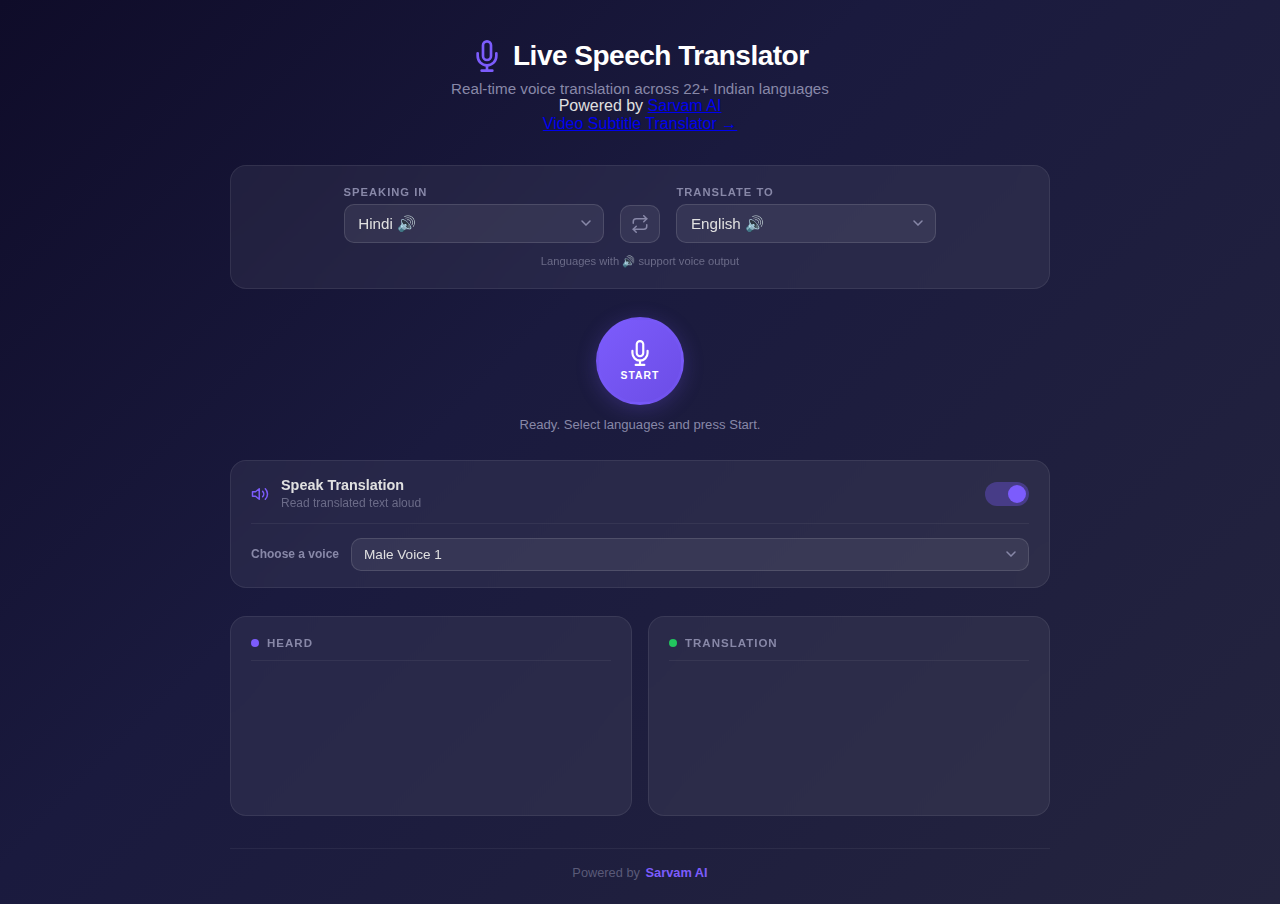
<file: static/index.html>
<!DOCTYPE html>
<html lang="en">
<head>
    <meta charset="UTF-8">
    <meta name="viewport" content="width=device-width, initial-scale=1.0">
    <title>Live Speech Translator</title>
    <link rel="icon" href="data:image/svg+xml,<svg xmlns='http://www.w3.org/2000/svg' viewBox='0 0 100 100'><text y='.9em' font-size='90'>🎙️</text></svg>">
    <link rel="preconnect" href="https://fonts.googleapis.com">
    <link rel="preconnect" href="https://fonts.gstatic.com" crossorigin>
    <link href="https://fonts.googleapis.com/css2?family=Inter:wght@400;500;600;700&display=swap" rel="stylesheet">
    <link rel="stylesheet" href="/static/style.css">
</head>
<body>
    <div class="container">
        <header class="header">
            <div class="logo">
                <svg class="logo-icon" viewBox="0 0 24 24" fill="none" stroke="currentColor" stroke-width="2" stroke-linecap="round" stroke-linejoin="round">
                    <path d="M12 1a3 3 0 0 0-3 3v8a3 3 0 0 0 6 0V4a3 3 0 0 0-3-3z"/>
                    <path d="M19 10v2a7 7 0 0 1-14 0v-2"/>
                    <line x1="12" y1="19" x2="12" y2="23"/>
                    <line x1="8" y1="23" x2="16" y2="23"/>
                </svg>
                <h1>Live Speech Translator</h1>
            </div>
            <p class="subtitle">Real-time voice translation across 22+ Indian languages</p>
            <p class="powered-by">Powered by <a href="https://www.sarvam.ai" target="_blank" rel="noopener noreferrer">Sarvam AI</a></p>
            <a href="/subtitles" class="nav-link">Video Subtitle Translator &rarr;</a>
        </header>

        <div class="card controls-card">
            <div class="controls">
                <div class="language-select">
                    <label for="source-lang">Speaking in</label>
                    <select id="source-lang"></select>
                </div>
                <button class="swap-btn" id="swap-languages" title="Swap languages">
                    <svg width="18" height="18" viewBox="0 0 24 24" fill="none" stroke="currentColor" stroke-width="2" stroke-linecap="round" stroke-linejoin="round">
                        <polyline points="17 1 21 5 17 9"/>
                        <path d="M3 11V9a4 4 0 0 1 4-4h14"/>
                        <polyline points="7 23 3 19 7 15"/>
                        <path d="M21 13v2a4 4 0 0 1-4 4H3"/>
                    </svg>
                </button>
                <div class="language-select">
                    <label for="target-lang">Translate to</label>
                    <select id="target-lang"></select>
                </div>
            </div>
            <div class="controls-hint">Languages with <span class="hint-icon">🔊</span> support voice output</div>
        </div>

        <div class="mic-section">
            <button id="mic-btn" class="mic-button" disabled>
                <svg class="mic-svg" width="24" height="24" viewBox="0 0 24 24" fill="none" stroke="currentColor" stroke-width="2" stroke-linecap="round" stroke-linejoin="round">
                    <path d="M12 1a3 3 0 0 0-3 3v8a3 3 0 0 0 6 0V4a3 3 0 0 0-3-3z"/>
                    <path d="M19 10v2a7 7 0 0 1-14 0v-2"/>
                    <line x1="12" y1="19" x2="12" y2="23"/>
                    <line x1="8" y1="23" x2="16" y2="23"/>
                </svg>
                <span class="mic-label">Start</span>
            </button>
            <div id="status" class="status">Initializing...</div>
        </div>

        <div class="card voice-card">
            <div class="voice-card-row">
                <div class="voice-card-left">
                    <svg class="voice-card-icon" width="18" height="18" viewBox="0 0 24 24" fill="none" stroke="currentColor" stroke-width="2" stroke-linecap="round" stroke-linejoin="round">
                        <polygon points="11 5 6 9 2 9 2 15 6 15 11 19 11 5"/>
                        <path d="M15.54 8.46a5 5 0 0 1 0 7.07"/>
                        <path d="M19.07 4.93a10 10 0 0 1 0 14.14"/>
                    </svg>
                    <div class="voice-card-text">
                        <span class="voice-card-title">Speak Translation</span>
                        <span class="voice-card-desc">Read translated text aloud</span>
                    </div>
                </div>
                <label class="toggle-switch">
                    <input type="checkbox" id="tts-toggle" checked>
                    <span class="toggle-slider"></span>
                </label>
            </div>
            <div class="voice-picker" id="voice-select-wrap">
                <label for="voice-select">Choose a voice</label>
                <select id="voice-select"></select>
            </div>
        </div>

        <div class="output-area">
            <div class="card output-box">
                <div class="output-header">
                    <div class="output-dot dot-source"></div>
                    <h3>Heard <span id="heard-lang"></span></h3>
                </div>
                <div id="transcript" class="text-output"></div>
            </div>
            <div class="card output-box">
                <div class="output-header">
                    <div class="output-dot dot-target"></div>
                    <h3>Translation <span id="translated-lang"></span></h3>
                </div>
                <div id="translation" class="text-output"></div>
            </div>
        </div>

        <footer class="footer">
            <span>Powered by</span>
            <a href="https://www.sarvam.ai" target="_blank" rel="noopener noreferrer">Sarvam AI</a>
        </footer>
    </div>

    <script src="/static/app.js"></script>
</body>
</html>
</file>
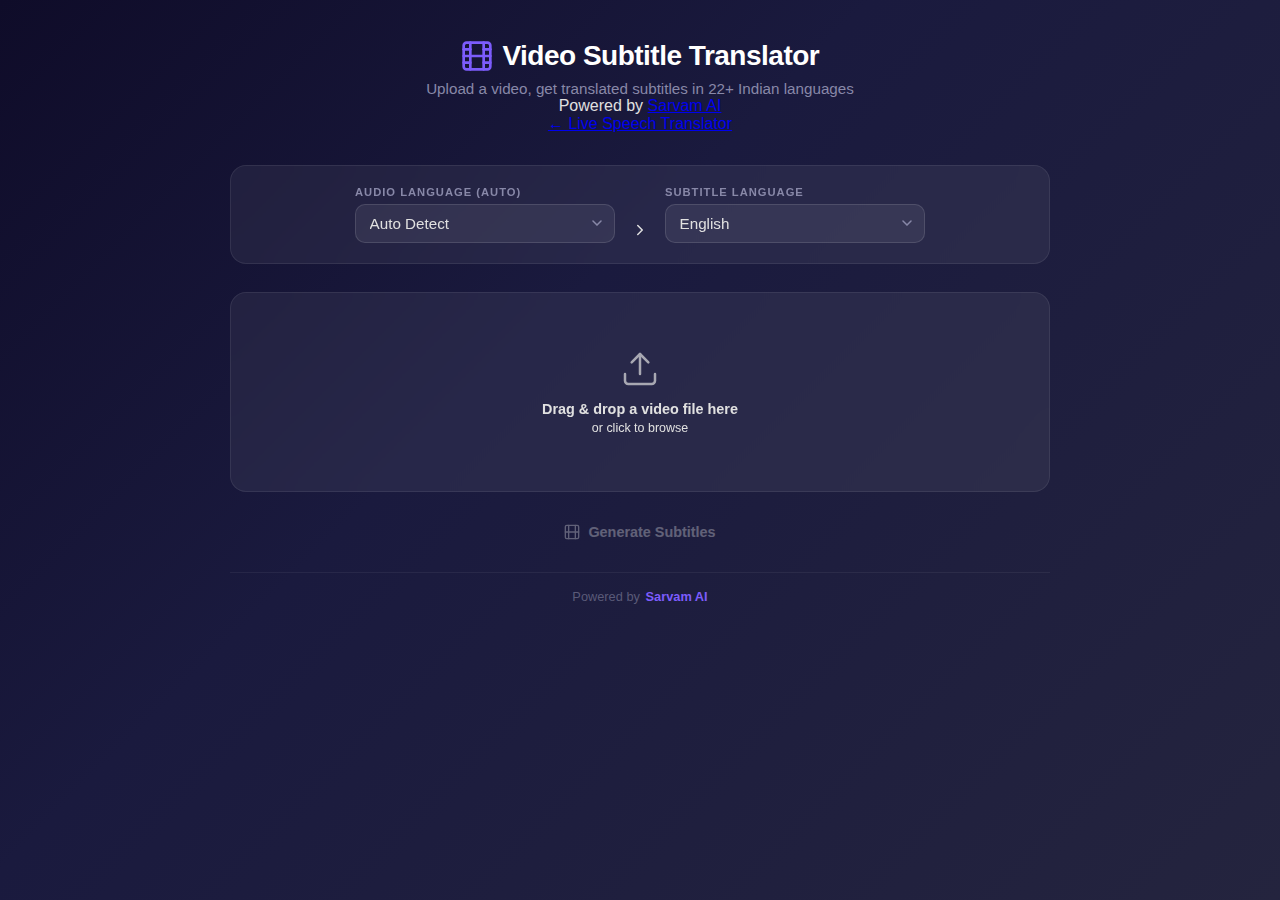
<file: static/subtitles.html>
<!DOCTYPE html>
<html lang="en">
<head>
    <meta charset="UTF-8">
    <meta name="viewport" content="width=device-width, initial-scale=1.0">
    <title>Sarvam AI - Video Subtitle Translator</title>
    <meta property="og:title" content="Sarvam AI - Video Subtitle Translator">
    <meta property="og:description" content="Upload a video, get translated subtitles in 22+ Indian languages. Powered by Sarvam AI.">
    <meta property="og:type" content="website">
    <link rel="icon" href="data:image/svg+xml,<svg xmlns='http://www.w3.org/2000/svg' viewBox='0 0 100 100'><text y='.9em' font-size='90'>🎬</text></svg>">
    <link rel="preconnect" href="https://fonts.googleapis.com">
    <link rel="preconnect" href="https://fonts.gstatic.com" crossorigin>
    <link href="https://fonts.googleapis.com/css2?family=Inter:wght@400;500;600;700&display=swap" rel="stylesheet">
    <link rel="stylesheet" href="/static/style.css">
    <link rel="stylesheet" href="/static/subtitles.css">
</head>
<body>
    <div class="container">
        <header class="header">
            <div class="logo">
                <svg class="logo-icon" viewBox="0 0 24 24" fill="none" stroke="currentColor" stroke-width="2" stroke-linecap="round" stroke-linejoin="round">
                    <rect x="2" y="2" width="20" height="20" rx="2.18" ry="2.18"/>
                    <line x1="7" y1="2" x2="7" y2="22"/>
                    <line x1="17" y1="2" x2="17" y2="22"/>
                    <line x1="2" y1="12" x2="22" y2="12"/>
                    <line x1="2" y1="7" x2="7" y2="7"/>
                    <line x1="2" y1="17" x2="7" y2="17"/>
                    <line x1="17" y1="7" x2="22" y2="7"/>
                    <line x1="17" y1="17" x2="22" y2="17"/>
                </svg>
                <h1>Video Subtitle Translator</h1>
            </div>
            <p class="subtitle">Upload a video, get translated subtitles in 22+ Indian languages</p>
            <p class="powered-by">Powered by <a href="https://www.sarvam.ai" target="_blank" rel="noopener noreferrer">Sarvam AI</a></p>
            <a href="/" class="nav-link">&larr; Live Speech Translator</a>
        </header>

        <div class="card controls-card">
            <div class="controls">
                <div class="language-select">
                    <label for="source-lang">Audio language (auto)</label>
                    <select id="source-lang"></select>
                </div>
                <div class="arrow-icon">
                    <svg width="18" height="18" viewBox="0 0 24 24" fill="none" stroke="currentColor" stroke-width="2" stroke-linecap="round" stroke-linejoin="round">
                        <polyline points="9 18 15 12 9 6"/>
                    </svg>
                </div>
                <div class="language-select">
                    <label for="target-lang">Subtitle language</label>
                    <select id="target-lang"></select>
                </div>
            </div>
        </div>

        <div class="card upload-card" id="upload-section">
            <div class="upload-zone" id="drop-zone">
                <svg class="upload-icon" width="40" height="40" viewBox="0 0 24 24" fill="none" stroke="currentColor" stroke-width="1.5" stroke-linecap="round" stroke-linejoin="round">
                    <path d="M21 15v4a2 2 0 0 1-2 2H5a2 2 0 0 1-2-2v-4"/>
                    <polyline points="17 8 12 3 7 8"/>
                    <line x1="12" y1="3" x2="12" y2="15"/>
                </svg>
                <p class="upload-text">Drag & drop a video file here</p>
                <p class="upload-hint">or click to browse</p>
                <input type="file" id="file-input" accept="video/*" hidden>
            </div>
            <div class="file-info hidden" id="file-info">
                <svg width="18" height="18" viewBox="0 0 24 24" fill="none" stroke="currentColor" stroke-width="2" stroke-linecap="round" stroke-linejoin="round">
                    <polygon points="23 7 16 12 23 17 23 7"/>
                    <rect x="1" y="5" width="15" height="14" rx="2" ry="2"/>
                </svg>
                <span id="file-name"></span>
                <span id="file-size"></span>
                <button class="remove-file" id="remove-file" title="Remove file">&times;</button>
            </div>
        </div>

        <div class="action-section">
            <button class="generate-btn" id="generate-btn" disabled>
                <svg width="16" height="16" viewBox="0 0 24 24" fill="none" stroke="currentColor" stroke-width="2" stroke-linecap="round" stroke-linejoin="round">
                    <rect x="2" y="2" width="20" height="20" rx="2.18" ry="2.18"/>
                    <line x1="7" y1="2" x2="7" y2="22"/>
                    <line x1="17" y1="2" x2="17" y2="22"/>
                    <line x1="2" y1="12" x2="22" y2="12"/>
                </svg>
                Generate Subtitles
            </button>
        </div>

        <div class="card progress-card hidden" id="progress-section">
            <div class="progress-status" id="progress-status">Uploading video...</div>
            <div class="progress-bar-track">
                <div class="progress-bar-fill" id="progress-bar" style="width: 0%"></div>
            </div>
            <div class="progress-percent" id="progress-percent">0%</div>
        </div>

        <div class="video-section hidden" id="video-section">
            <div class="card video-card">
                <div class="video-container">
                    <video id="video-player" controls crossorigin="anonymous">
                        <track id="subtitle-track" kind="subtitles" label="Translated" default>
                    </video>
                </div>
                <div class="video-actions">
                    <button class="download-btn" id="download-video">
                        <svg width="14" height="14" viewBox="0 0 24 24" fill="none" stroke="currentColor" stroke-width="2" stroke-linecap="round" stroke-linejoin="round">
                            <path d="M21 15v4a2 2 0 0 1-2 2H5a2 2 0 0 1-2-2v-4"/>
                            <polyline points="7 10 12 15 17 10"/>
                            <line x1="12" y1="15" x2="12" y2="3"/>
                        </svg>
                        Download Video
                    </button>
                    <button class="download-btn" id="download-vtt">
                        <svg width="14" height="14" viewBox="0 0 24 24" fill="none" stroke="currentColor" stroke-width="2" stroke-linecap="round" stroke-linejoin="round">
                            <path d="M21 15v4a2 2 0 0 1-2 2H5a2 2 0 0 1-2-2v-4"/>
                            <polyline points="7 10 12 15 17 10"/>
                            <line x1="12" y1="15" x2="12" y2="3"/>
                        </svg>
                        Download .vtt
                    </button>
                    <button class="reset-btn" id="reset-btn">
                        New Video
                    </button>
                </div>
            </div>
        </div>

        <footer class="footer">
            <span>Powered by</span>
            <a href="https://www.sarvam.ai" target="_blank" rel="noopener noreferrer">Sarvam AI</a>
        </footer>
    </div>

    <script src="/static/subtitles.js"></script>
</body>
</html>
</file>
<file: static/style.css>
* {
    box-sizing: border-box;
    margin: 0;
    padding: 0;
}

body {
    font-family: -apple-system, BlinkMacSystemFont, "Segoe UI", Roboto, "Helvetica Neue", sans-serif;
    background: linear-gradient(135deg, #0f0c29 0%, #1a1a3e 40%, #24243e 100%);
    color: #e0e0e0;
    min-height: 100vh;
}

.container {
    max-width: 860px;
    margin: 0 auto;
    padding: 2.5rem 1.25rem 1.5rem;
}

/* Header */
.header {
    text-align: center;
    margin-bottom: 2rem;
}

.logo {
    display: flex;
    align-items: center;
    justify-content: center;
    gap: 0.6rem;
    margin-bottom: 0.5rem;
}

.logo-icon {
    width: 32px;
    height: 32px;
    color: #7c5cfc;
}

h1 {
    font-size: 1.75rem;
    font-weight: 700;
    color: #fff;
    letter-spacing: -0.5px;
}

.subtitle {
    color: #8888a8;
    font-size: 0.95rem;
    font-weight: 400;
}

/* Card */
.card {
    background: rgba(255, 255, 255, 0.06);
    border: 1px solid rgba(255, 255, 255, 0.08);
    border-radius: 16px;
    backdrop-filter: blur(12px);
}

/* Controls */
.controls-card {
    padding: 1.25rem 1.5rem;
    margin-bottom: 1.75rem;
}

.controls {
    display: flex;
    align-items: flex-end;
    justify-content: center;
    gap: 1rem;
    flex-wrap: wrap;
}

.language-select {
    display: flex;
    flex-direction: column;
    gap: 0.4rem;
    flex: 1;
    min-width: 140px;
    max-width: 260px;
}

.language-select label {
    font-size: 0.7rem;
    font-weight: 600;
    color: #8888a8;
    text-transform: uppercase;
    letter-spacing: 1px;
}

.language-select select {
    padding: 0.6rem 0.85rem;
    font-size: 0.95rem;
    font-family: inherit;
    border-radius: 10px;
    border: 1px solid rgba(255, 255, 255, 0.12);
    background: rgba(255, 255, 255, 0.07);
    color: #e0e0e0;
    cursor: pointer;
    appearance: none;
    background-image: url("data:image/svg+xml,%3Csvg width='10' height='6' viewBox='0 0 10 6' xmlns='http://www.w3.org/2000/svg'%3E%3Cpath d='M1 1l4 4 4-4' stroke='%238888a8' stroke-width='1.5' fill='none' stroke-linecap='round'/%3E%3C/svg%3E");
    background-repeat: no-repeat;
    background-position: right 0.75rem center;
    padding-right: 2rem;
    transition: border-color 0.2s, background 0.2s;
}

.language-select select:focus {
    outline: none;
    border-color: #7c5cfc;
    background: rgba(124, 92, 252, 0.08);
}

.language-select select option {
    background: #1a1a3e;
    color: #e0e0e0;
}

.swap-btn {
    cursor: pointer;
    background: rgba(255, 255, 255, 0.07);
    border: 1px solid rgba(255, 255, 255, 0.12);
    border-radius: 10px;
    padding: 0.55rem 0.65rem;
    color: #8888a8;
    transition: all 0.2s;
    display: flex;
    align-items: center;
}

.swap-btn:hover {
    background: rgba(124, 92, 252, 0.15);
    border-color: #7c5cfc;
    color: #7c5cfc;
}

.controls-hint {
    text-align: center;
    font-size: 0.7rem;
    color: #6b6b88;
    margin-top: 0.75rem;
}

.controls-hint .hint-icon {
    font-size: 0.65rem;
}

/* Mic Section */
.mic-section {
    display: flex;
    flex-direction: column;
    align-items: center;
    margin-bottom: 1.75rem;
}

.mic-button {
    display: flex;
    flex-direction: column;
    align-items: center;
    justify-content: center;
    width: 88px;
    height: 88px;
    border-radius: 50%;
    border: 3px solid rgba(124, 92, 252, 0.3);
    background: linear-gradient(135deg, #7c5cfc 0%, #6c4de6 100%);
    color: #fff;
    cursor: pointer;
    transition: all 0.25s ease;
    gap: 0.2rem;
    margin-bottom: 0.75rem;
    box-shadow: 0 4px 20px rgba(124, 92, 252, 0.25);
}

.mic-button:disabled {
    background: rgba(255, 255, 255, 0.08);
    border-color: rgba(255, 255, 255, 0.08);
    box-shadow: none;
    cursor: not-allowed;
    color: #555;
}

.mic-button:not(:disabled):hover {
    transform: scale(1.05);
    box-shadow: 0 6px 28px rgba(124, 92, 252, 0.35);
}

.mic-button:not(:disabled):active {
    transform: scale(0.97);
}

.mic-svg {
    width: 26px;
    height: 26px;
}

.mic-label {
    font-size: 0.65rem;
    font-weight: 700;
    text-transform: uppercase;
    letter-spacing: 1px;
}

.mic-button.recording {
    background: linear-gradient(135deg, #e74c3c 0%, #c0392b 100%);
    border-color: rgba(231, 76, 60, 0.4);
    box-shadow: 0 4px 20px rgba(231, 76, 60, 0.3);
    animation: pulse 1.8s ease-in-out infinite;
}

@keyframes pulse {
    0%, 100% { box-shadow: 0 4px 20px rgba(231, 76, 60, 0.3); }
    50% { box-shadow: 0 4px 20px rgba(231, 76, 60, 0.3), 0 0 0 16px rgba(231, 76, 60, 0.08); }
}

.mic-button.recording.speaking {
    background: linear-gradient(135deg, #ff6b6b 0%, #e74c3c 100%);
    animation: pulse-fast 0.7s ease-in-out infinite;
}

@keyframes pulse-fast {
    0%, 100% { box-shadow: 0 4px 20px rgba(231, 76, 60, 0.4); }
    50% { box-shadow: 0 4px 20px rgba(231, 76, 60, 0.4), 0 0 0 14px rgba(231, 76, 60, 0.12); }
}

.status {
    text-align: center;
    font-size: 0.82rem;
    color: #8888a8;
    font-weight: 500;
    min-height: 1.2em;
}

/* Voice Settings Card */
.voice-card {
    padding: 1rem 1.25rem;
    margin-bottom: 1.75rem;
}

.voice-card-row {
    display: flex;
    align-items: center;
    justify-content: space-between;
}

.voice-card-left {
    display: flex;
    align-items: center;
    gap: 0.75rem;
}

.voice-card-icon {
    color: #7c5cfc;
    flex-shrink: 0;
}

.voice-card-text {
    display: flex;
    flex-direction: column;
    gap: 0.15rem;
}

.voice-card-title {
    font-size: 0.9rem;
    font-weight: 600;
    color: #e0e0e0;
}

.voice-card-desc {
    font-size: 0.75rem;
    color: #6b6b88;
}

/* Toggle Switch */
.toggle-switch {
    position: relative;
    display: inline-block;
    width: 44px;
    height: 24px;
    flex-shrink: 0;
    cursor: pointer;
}

.toggle-switch input {
    opacity: 0;
    width: 0;
    height: 0;
}

.toggle-slider {
    position: absolute;
    inset: 0;
    background: rgba(255, 255, 255, 0.1);
    border-radius: 24px;
    transition: background 0.25s;
}

.toggle-slider::before {
    content: "";
    position: absolute;
    width: 18px;
    height: 18px;
    left: 3px;
    bottom: 3px;
    background: #888;
    border-radius: 50%;
    transition: transform 0.25s, background 0.25s;
}

.toggle-switch input:checked + .toggle-slider {
    background: rgba(124, 92, 252, 0.35);
}

.toggle-switch input:checked + .toggle-slider::before {
    transform: translateX(20px);
    background: #7c5cfc;
}

/* Voice Picker */
.voice-picker {
    margin-top: 0.85rem;
    padding-top: 0.85rem;
    border-top: 1px solid rgba(255, 255, 255, 0.06);
    display: flex;
    align-items: center;
    gap: 0.75rem;
    transition: opacity 0.25s, max-height 0.25s;
    max-height: 60px;
    overflow: hidden;
}

.voice-picker.hidden {
    opacity: 0;
    max-height: 0;
    margin-top: 0;
    padding-top: 0;
    border-top-color: transparent;
}

.voice-picker label {
    font-size: 0.75rem;
    font-weight: 600;
    color: #8888a8;
    white-space: nowrap;
}

.voice-picker select {
    flex: 1;
    padding: 0.5rem 0.75rem;
    font-size: 0.85rem;
    font-family: inherit;
    border-radius: 10px;
    border: 1px solid rgba(255, 255, 255, 0.12);
    background: rgba(255, 255, 255, 0.07);
    color: #e0e0e0;
    cursor: pointer;
    appearance: none;
    background-image: url("data:image/svg+xml,%3Csvg width='10' height='6' viewBox='0 0 10 6' xmlns='http://www.w3.org/2000/svg'%3E%3Cpath d='M1 1l4 4 4-4' stroke='%238888a8' stroke-width='1.5' fill='none' stroke-linecap='round'/%3E%3C/svg%3E");
    background-repeat: no-repeat;
    background-position: right 0.75rem center;
    padding-right: 2rem;
    transition: border-color 0.2s;
    text-transform: capitalize;
}

.voice-picker select:focus {
    outline: none;
    border-color: #7c5cfc;
}

.voice-picker select option {
    background: #1a1a3e;
    color: #e0e0e0;
    text-transform: capitalize;
}

/* Output Area */
.output-area {
    display: grid;
    grid-template-columns: 1fr 1fr;
    gap: 1rem;
    margin-bottom: 2rem;
}

.output-box {
    padding: 1.25rem;
    min-height: 200px;
    display: flex;
    flex-direction: column;
}

.output-header {
    display: flex;
    align-items: center;
    gap: 0.5rem;
    margin-bottom: 0.85rem;
    padding-bottom: 0.7rem;
    border-bottom: 1px solid rgba(255, 255, 255, 0.06);
}

.output-dot {
    width: 8px;
    height: 8px;
    border-radius: 50%;
    flex-shrink: 0;
}

.dot-source {
    background: #7c5cfc;
}

.dot-target {
    background: #22c55e;
}

.output-box h3 {
    font-size: 0.72rem;
    color: #8888a8;
    text-transform: uppercase;
    letter-spacing: 1px;
    font-weight: 600;
}

.output-box h3 span {
    font-weight: 400;
    color: #6b6b88;
}

.text-output {
    font-size: 1rem;
    line-height: 1.8;
    white-space: pre-wrap;
    word-break: break-word;
    color: #d0d0e0;
    flex: 1;
    overflow-y: auto;
    max-height: 300px;
}

.text-output::-webkit-scrollbar {
    width: 4px;
}

.text-output::-webkit-scrollbar-track {
    background: transparent;
}

.text-output::-webkit-scrollbar-thumb {
    background: rgba(255, 255, 255, 0.1);
    border-radius: 2px;
}

/* Footer */
.footer {
    text-align: center;
    padding-top: 1rem;
    border-top: 1px solid rgba(255, 255, 255, 0.06);
    font-size: 0.8rem;
    color: #5a5a78;
    display: flex;
    align-items: center;
    justify-content: center;
    gap: 0.35rem;
}

.footer a {
    color: #7c5cfc;
    text-decoration: none;
    font-weight: 600;
    transition: color 0.2s;
}

.footer a:hover {
    color: #9b82fc;
}

/* Responsive */
@media (max-width: 600px) {
    .container {
        padding: 1.5rem 1rem 1rem;
    }

    h1 {
        font-size: 1.4rem;
    }

    .output-area {
        grid-template-columns: 1fr;
    }

    .controls {
        flex-direction: column;
        align-items: center;
    }

    .language-select {
        max-width: 100%;
        width: 100%;
    }

    .swap-btn svg {
        transform: rotate(90deg);
    }

    .voice-picker {
        flex-direction: column;
        align-items: stretch;
        gap: 0.5rem;
    }
}
</file>
<file: static/subtitles.css>
/* ===== Subtitle Translator - Page Styles ===== */

/* Upload card */
.upload-card {
    padding: 0;
    overflow: hidden;
    margin-bottom: 1.25rem;
}

.upload-zone {
    display: flex;
    flex-direction: column;
    align-items: center;
    justify-content: center;
    padding: 2.5rem 2rem;
    cursor: pointer;
    transition: all 0.2s;
    border: 2px dashed var(--border-hover);
    border-radius: var(--radius);
    margin: 1rem;
}

.upload-zone:hover,
.upload-zone.dragover {
    border-color: var(--accent);
    background: var(--accent-dim);
}

.upload-zone.hidden {
    display: none;
}

.upload-icon {
    color: var(--accent);
    margin-bottom: 0.75rem;
    opacity: 0.7;
}

.upload-text {
    font-size: 0.9rem;
    font-weight: 600;
    color: var(--text-primary);
    margin: 0 0 0.25rem;
}

.upload-hint {
    font-size: 0.78rem;
    color: var(--text-muted);
    margin: 0;
}

/* File info bar */
.file-info {
    display: flex;
    align-items: center;
    gap: 0.7rem;
    padding: 1rem 1.1rem;
    color: var(--text-primary);
    background: var(--accent-dim);
    border-top: 1px solid var(--border);
}

.file-info.hidden {
    display: none;
}

.file-info svg {
    color: var(--accent);
    flex-shrink: 0;
}

#file-name {
    font-size: 0.85rem;
    font-weight: 600;
    overflow: hidden;
    text-overflow: ellipsis;
    white-space: nowrap;
    flex: 1;
}

#file-size {
    font-size: 0.78rem;
    color: var(--text-secondary);
    flex-shrink: 0;
}

.remove-file {
    background: none;
    border: none;
    color: var(--text-muted);
    font-size: 1.3rem;
    cursor: pointer;
    padding: 0 0.2rem;
    line-height: 1;
    transition: color 0.15s;
}

.remove-file:hover {
    color: var(--red);
}

/* Action section */
.action-section {
    display: flex;
    justify-content: center;
    margin-bottom: 1.25rem;
}

.generate-btn {
    display: flex;
    align-items: center;
    gap: 0.5rem;
    background: var(--accent);
    color: #fff;
    border: none;
    border-radius: var(--radius);
    padding: 0.75rem 1.75rem;
    font-size: 0.9rem;
    font-weight: 600;
    font-family: var(--font);
    cursor: pointer;
    transition: all 0.2s;
    box-shadow: 0 4px 16px rgba(16, 185, 129, 0.2);
}

.generate-btn:hover:not(:disabled) {
    background: var(--accent-hover);
    transform: translateY(-1px);
    box-shadow: 0 6px 24px rgba(16, 185, 129, 0.3);
}

.generate-btn:disabled {
    opacity: 0.3;
    cursor: not-allowed;
    transform: none;
    box-shadow: none;
}

/* Progress card */
.progress-card {
    padding: 1.25rem;
    margin-bottom: 1.25rem;
}

.progress-card.hidden {
    display: none;
}

.progress-status {
    font-size: 0.85rem;
    font-weight: 600;
    color: var(--text-primary);
    margin-bottom: 0.7rem;
}

.progress-bar-track {
    height: 5px;
    background: var(--border);
    border-radius: 3px;
    overflow: hidden;
    margin-bottom: 0.4rem;
}

.progress-bar-fill {
    height: 100%;
    background: linear-gradient(90deg, var(--accent), #60a5fa);
    border-radius: 3px;
    transition: width 0.5s ease;
}

.progress-percent {
    font-size: 0.72rem;
    color: var(--text-muted);
    text-align: right;
}

/* Video section */
.video-section.hidden {
    display: none;
}

.video-card {
    padding: 0;
    overflow: hidden;
    margin-bottom: 1.25rem;
}

.video-container {
    position: relative;
    background: #000;
}

.video-container video {
    width: 100%;
    display: block;
    max-height: 65vh;
}

video::cue {
    background: rgba(0, 0, 0, 0.75);
    color: #fff;
    font-size: 1rem;
    font-family: var(--font);
    padding: 0.2em 0.5em;
    border-radius: 3px;
    line-height: 1.5;
}

.video-actions {
    display: flex;
    align-items: center;
    gap: 0.65rem;
    padding: 0.85rem 1.1rem;
    background: var(--bg-raised);
    border-top: 1px solid var(--border);
}

.download-btn {
    display: flex;
    align-items: center;
    gap: 0.4rem;
    background: var(--accent-dim);
    color: var(--accent);
    border: 1px solid rgba(16, 185, 129, 0.2);
    border-radius: var(--radius);
    padding: 0.55rem 1rem;
    font-size: 0.82rem;
    font-weight: 600;
    font-family: var(--font);
    cursor: pointer;
    transition: all 0.15s;
}

.download-btn:hover {
    background: rgba(16, 185, 129, 0.18);
    border-color: var(--accent);
}

.reset-btn {
    background: var(--bg);
    color: var(--text-secondary);
    border: 1px solid var(--border);
    border-radius: var(--radius);
    padding: 0.55rem 1rem;
    font-size: 0.82rem;
    font-weight: 600;
    font-family: var(--font);
    cursor: pointer;
    transition: all 0.15s;
    margin-left: auto;
}

.reset-btn:hover {
    background: var(--bg-hover);
    color: var(--text-primary);
}

/* Mobile */
@media (max-width: 600px) {
    .upload-zone {
        padding: 2rem 1.25rem;
        margin: 0.75rem;
    }

    .generate-btn {
        width: 100%;
        justify-content: center;
    }

    .video-actions {
        flex-wrap: wrap;
    }

    .reset-btn {
        margin-left: 0;
        flex: 1;
    }

    .download-btn {
        flex: 1;
        justify-content: center;
    }

    video::cue {
        font-size: 0.88rem;
    }
}
</file>
